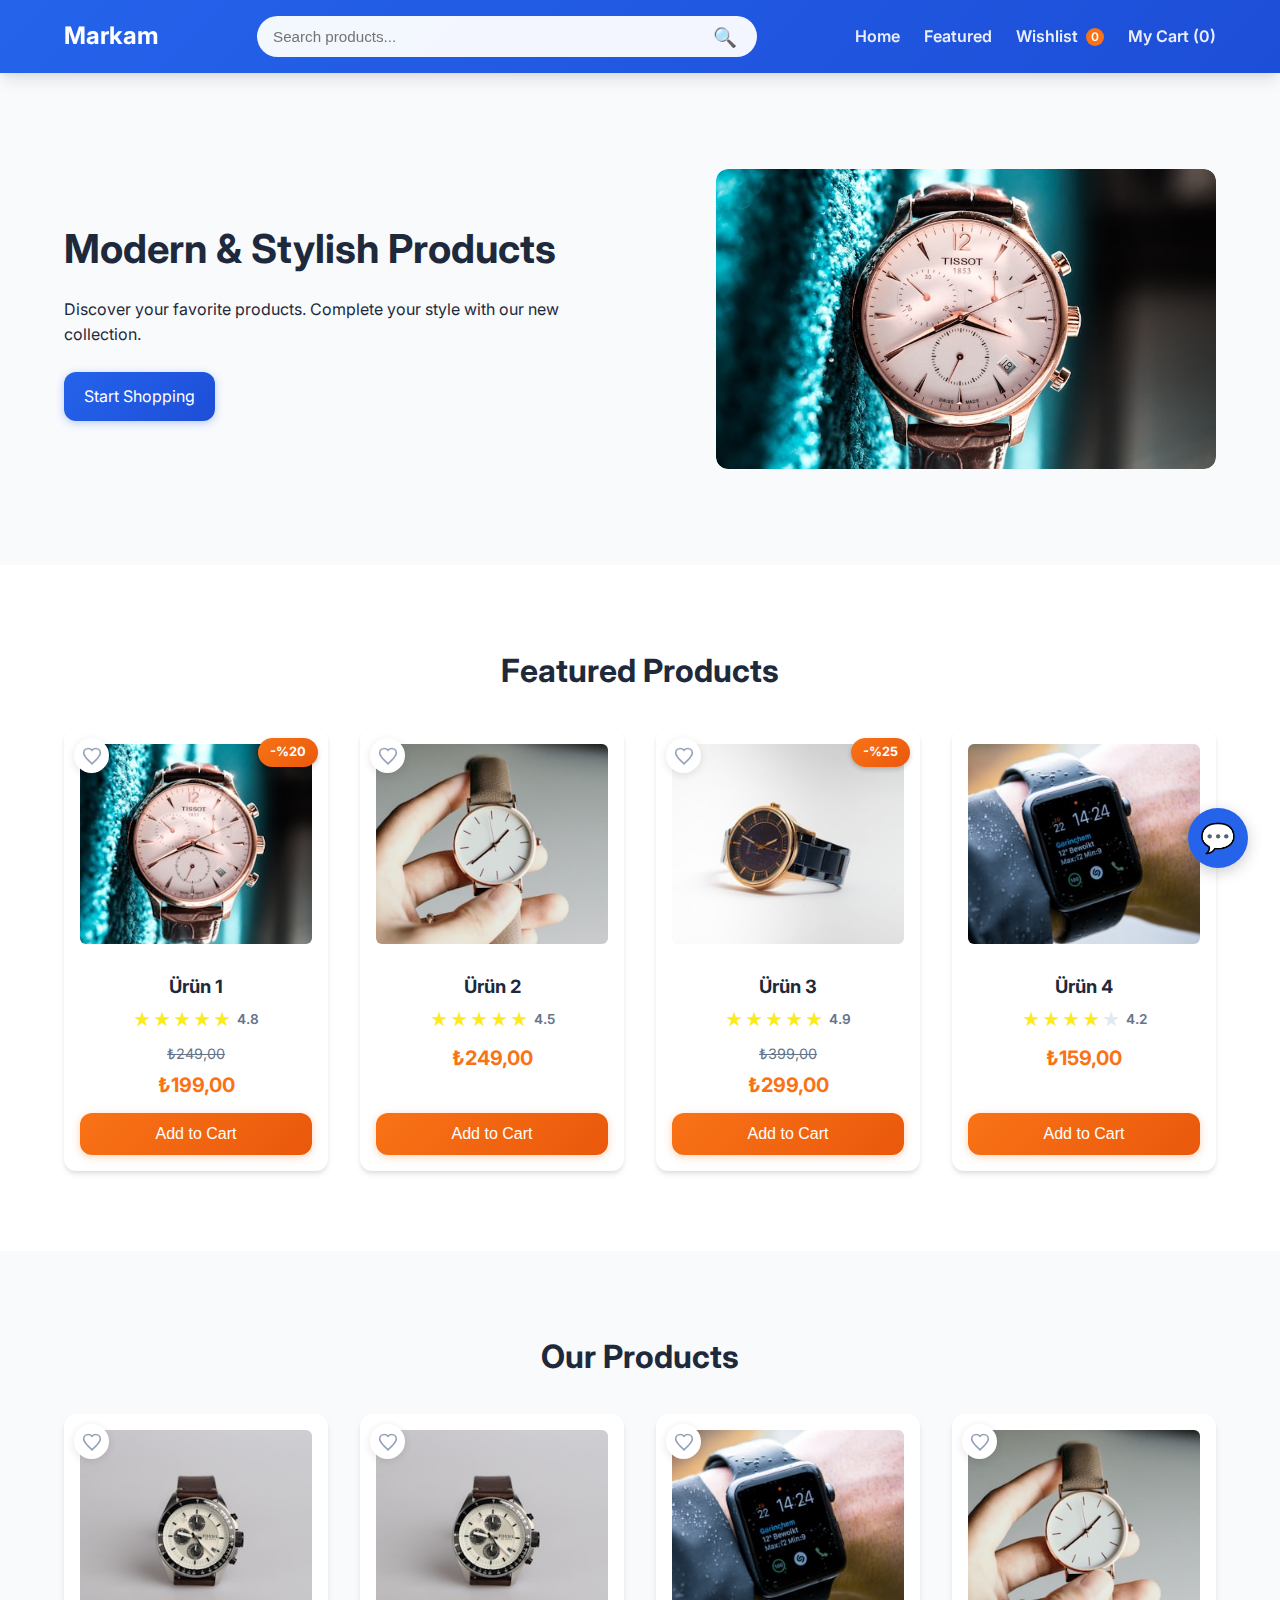
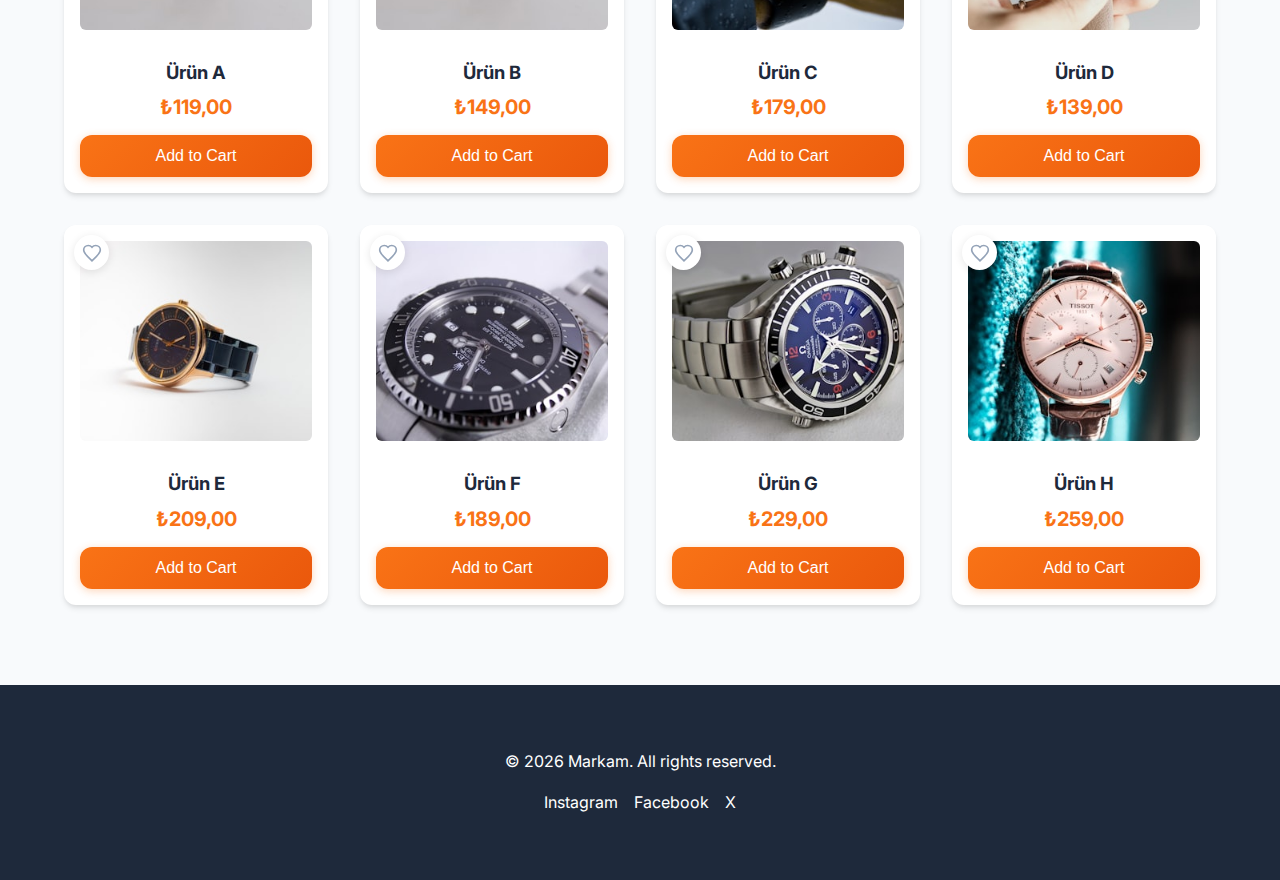
<file: index.html>
<!DOCTYPE html>
<html lang="en">

<head>
  <meta charset="UTF-8" />
  <meta http-equiv="X-UA-Compatible" content="IE=edge" />
  <meta name="viewport" content="width=device-width, initial-scale=1.0" />
  <title>Modern E-Commerce Site</title>
  <!-- Google Font -->
  <link rel="preconnect" href="https://fonts.gstatic.com" />
  <link href="https://fonts.googleapis.com/css2?family=Inter:wght@400;600;700&display=swap" rel="stylesheet" />
  <link rel="stylesheet" href="styles.css" />
  <link rel="stylesheet" href="toast_styles.css" />
</head>

<body>
  <header class="site-header">
    <div class="container header-content">
      <a href="index.html" class="logo">Markam</a>

      <!-- Search Bar -->
      <div class="search-container">
        <input type="text" id="search-input" placeholder="Search products..." />
        <span class="search-icon">🔍</span>
      </div>

      <!-- Desktop Navigation -->
      <nav class="main-nav">
        <ul>
          <li><a href="index.html">Home</a></li>
          <li><a href="index.html#featured">Featured</a></li>
          <li><a href="wishlist.html" class="nav-with-badge">Wishlist <span id="favorite-count"
                class="badge">0</span></a></li>
          <li><a href="cart.html" id="cart-btn">My Cart (0)</a></li>
        </ul>
      </nav>

      <!-- Mobile Hamburger -->
      <button class="hamburger" id="hamburger" aria-label="Menu">
        <span></span>
        <span></span>
        <span></span>
      </button>
    </div>

    <!-- Mobile Menu Overlay -->
    <div class="mobile-menu" id="mobile-menu">
      <nav>
        <a href="index.html" class="mobile-menu-link">Home</a>
        <a href="index.html#featured" class="mobile-menu-link">Featured</a>
        <a href="wishlist.html" class="mobile-menu-link">Wishlist</a>
        <a href="cart.html" class="mobile-menu-link">My Cart</a>
      </nav>
    </div>
  </header>

  <!-- Hero Section -->
  <section class="hero">
    <div class="container hero-content">
      <div class="hero-text">
        <h1>Modern & Stylish Products</h1>
        <p>
          Discover your favorite products. Complete your style with our new collection.
        </p>
        <a href="#products" class="btn btn-primary">Start Shopping</a>
      </div>
      <div class="hero-image">
        <div class="hero-slider">
          <img src="images/hero-1.jpg" alt="Hero Görüntüsü 1" class="active" />
          <img src="images/hero-2.jpg" alt="Hero Görüntüsü 2" />
          <img src="images/product-1.jpg" alt="Hero Görüntüsü 3" />
        </div>
      </div>
    </div>
  </section>



  <!-- Featured Products Section -->
  <section id="featured" class="featured-section">
    <div class="container">
      <h2>Featured Products</h2>
      <div class="featured-products">
        <!-- Featured product cards -->
        <div class="product-card" data-category="aksesuar">
          <button class="favorite-btn" data-id="1" onclick="toggleFavorite(1)">
            <svg viewBox="0 0 24 24">
              <path
                d="M12 21.35l-1.45-1.32C5.4 15.36 2 12.28 2 8.5 2 5.42 4.42 3 7.5 3c1.74 0 3.41.81 4.5 2.09C13.09 3.81 14.76 3 16.5 3 19.58 3 22 5.42 22 8.5c0 3.78-3.4 6.86-8.55 11.54L12 21.35z" />
            </svg>
          </button>
          <div class="sale-badge">-%20</div>

          <a href="product-detail.html?id=1">
            <img src="images/product-1.jpg" alt="Ürün 1" />
          </a>
          <h3>Ürün 1</h3>
          <div class="stars"><span class="star full">★</span><span class="star full">★</span><span
              class="star full">★</span><span class="star full">★</span><span class="star half">★</span> <span
              class="rating-value">4.8</span></div>
          <p class="price">
            <span class="old-price">₺249,00</span>
            ₺199,00
          </p>
          <button class="btn btn-secondary">Add to Cart</button>
        </div>
        <div class="product-card" data-category="kadin">
          <button class="favorite-btn" data-id="2" onclick="toggleFavorite(2)">
            <svg viewBox="0 0 24 24">
              <path
                d="M12 21.35l-1.45-1.32C5.4 15.36 2 12.28 2 8.5 2 5.42 4.42 3 7.5 3c1.74 0 3.41.81 4.5 2.09C13.09 3.81 14.76 3 16.5 3 19.58 3 22 5.42 22 8.5c0 3.78-3.4 6.86-8.55 11.54L12 21.35z" />
            </svg>
          </button>

          <a href="product-detail.html?id=2">
            <img src="images/product-2.jpg" alt="Ürün 2" />
          </a>
          <h3>Ürün 2</h3>
          <div class="stars"><span class="star full">★</span><span class="star full">★</span><span
              class="star full">★</span><span class="star full">★</span><span class="star half">★</span> <span
              class="rating-value">4.5</span></div>
          <p class="price">₺249,00</p>
          <button class="btn btn-secondary">Add to Cart</button>
        </div>
        <div class="product-card" data-category="erkek">
          <button class="favorite-btn" data-id="3" onclick="toggleFavorite(3)">
            <svg viewBox="0 0 24 24">
              <path
                d="M12 21.35l-1.45-1.32C5.4 15.36 2 12.28 2 8.5 2 5.42 4.42 3 7.5 3c1.74 0 3.41.81 4.5 2.09C13.09 3.81 14.76 3 16.5 3 19.58 3 22 5.42 22 8.5c0 3.78-3.4 6.86-8.55 11.54L12 21.35z" />
            </svg>
          </button>
          <div class="sale-badge">-%25</div>

          <a href="product-detail.html?id=3">
            <img src="images/product-3.jpg" alt="Ürün 3" />
          </a>
          <h3>Ürün 3</h3>
          <div class="stars"><span class="star full">★</span><span class="star full">★</span><span
              class="star full">★</span><span class="star full">★</span><span class="star full">★</span> <span
              class="rating-value">4.9</span></div>
          <p class="price">
            <span class="old-price">₺399,00</span>
            ₺299,00
          </p>
          <button class="btn btn-secondary">Add to Cart</button>
        </div>
        <div class="product-card" data-category="kadin">

          <a href="product-detail.html?id=4">
            <img src="images/product-a.jpg" alt="Ürün 4" />
          </a>
          <h3>Ürün 4</h3>
          <div class="stars"><span class="star full">★</span><span class="star full">★</span><span
              class="star full">★</span><span class="star full">★</span><span class="star empty">★</span> <span
              class="rating-value">4.2</span></div>
          <p class="price">₺159,00</p>
          <button class="btn btn-secondary">Add to Cart</button>
        </div>
      </div>
      <div id="no-featured-results" class="no-results" style="display:none;">
        <p>No featured products found matching your criteria.</p>
      </div>
    </div>
  </section>

  <!-- Products Section -->
  <section id="products" class="products-section">
    <div class="container">
      <h2>Our Products</h2>
      <div class="products-grid">
        <div id="no-products-results" class="no-results"
          style="display:none; width: 100%; text-align: center; padding: 2rem;">
          <p>No products found matching your criteria.</p>
        </div>
        <div class="product-card" data-category="cocuk">
          <button class="favorite-btn" data-id="A" onclick="toggleFavorite('A')">
            <svg viewBox="0 0 24 24">
              <path
                d="M12 21.35l-1.45-1.32C5.4 15.36 2 12.28 2 8.5 2 5.42 4.42 3 7.5 3c1.74 0 3.41.81 4.5 2.09C13.09 3.81 14.76 3 16.5 3 19.58 3 22 5.42 22 8.5c0 3.78-3.4 6.86-8.55 11.54L12 21.35z" />
            </svg>
          </button>

          <a href="product-detail.html?id=A">
            <img src="images/product-c.jpg" alt="Ürün A" />
          </a>
          <h3>Ürün A</h3>
          <p class="price">₺119,00</p>
          <button class="btn btn-secondary">Add to Cart</button>
        </div>
        <div class="product-card" data-category="erkek">
          <button class="favorite-btn" data-id="B" onclick="toggleFavorite('B')">
            <svg viewBox="0 0 24 24">
              <path
                d="M12 21.35l-1.45-1.32C5.4 15.36 2 12.28 2 8.5 2 5.42 4.42 3 7.5 3c1.74 0 3.41.81 4.5 2.09C13.09 3.81 14.76 3 16.5 3 19.58 3 22 5.42 22 8.5c0 3.78-3.4 6.86-8.55 11.54L12 21.35z" />
            </svg>
          </button>

          <a href="product-detail.html?id=B">
            <img src="images/product-b.jpg" alt="Ürün B" />
          </a>
          <h3>Ürün B</h3>
          <p class="price">₺149,00</p>
          <button class="btn btn-secondary">Add to Cart</button>
        </div>
        <div class="product-card" data-category="aksesuar">
          <button class="favorite-btn" data-id="C" onclick="toggleFavorite('C')">
            <svg viewBox="0 0 24 24">
              <path
                d="M12 21.35l-1.45-1.32C5.4 15.36 2 12.28 2 8.5 2 5.42 4.42 3 7.5 3c1.74 0 3.41.81 4.5 2.09C13.09 3.81 14.76 3 16.5 3 19.58 3 22 5.42 22 8.5c0 3.78-3.4 6.86-8.55 11.54L12 21.35z" />
            </svg>
          </button>

          <a href="product-detail.html?id=C">
            <img src="images/product-a.jpg" alt="Ürün C" />
          </a>
          <h3>Ürün C</h3>
          <p class="price">₺179,00</p>
          <button class="btn btn-secondary">Add to Cart</button>
        </div>
        <div class="product-card" data-category="kadin">
          <button class="favorite-btn" data-id="D" onclick="toggleFavorite('D')">
            <svg viewBox="0 0 24 24">
              <path
                d="M12 21.35l-1.45-1.32C5.4 15.36 2 12.28 2 8.5 2 5.42 4.42 3 7.5 3c1.74 0 3.41.81 4.5 2.09C13.09 3.81 14.76 3 16.5 3 19.58 3 22 5.42 22 8.5c0 3.78-3.4 6.86-8.55 11.54L12 21.35z" />
            </svg>
          </button>

          <a href="product-detail.html?id=D">
            <img src="images/product-2.jpg" alt="Ürün D" />
          </a>
          <h3>Ürün D</h3>
          <p class="price">₺139,00</p>
          <button class="btn btn-secondary">Add to Cart</button>
        </div>
        <div class="product-card" data-category="cocuk">
          <button class="favorite-btn" data-id="E" onclick="toggleFavorite('E')">
            <svg viewBox="0 0 24 24">
              <path
                d="M12 21.35l-1.45-1.32C5.4 15.36 2 12.28 2 8.5 2 5.42 4.42 3 7.5 3c1.74 0 3.41.81 4.5 2.09C13.09 3.81 14.76 3 16.5 3 19.58 3 22 5.42 22 8.5c0 3.78-3.4 6.86-8.55 11.54L12 21.35z" />
            </svg>
          </button>

          <a href="product-detail.html?id=E">
            <img src="images/product-3.jpg" alt="Ürün E" />
          </a>
          <h3>Ürün E</h3>
          <p class="price">₺209,00</p>
          <button class="btn btn-secondary">Add to Cart</button>
        </div>
        <div class="product-card" data-category="aksesuar">
          <button class="favorite-btn" data-id="F" onclick="toggleFavorite('F')">
            <svg viewBox="0 0 24 24">
              <path
                d="M12 21.35l-1.45-1.32C5.4 15.36 2 12.28 2 8.5 2 5.42 4.42 3 7.5 3c1.74 0 3.41.81 4.5 2.09C13.09 3.81 14.76 3 16.5 3 19.58 3 22 5.42 22 8.5c0 3.78-3.4 6.86-8.55 11.54L12 21.35z" />
            </svg>
          </button>

          <a href="product-detail.html?id=F">
            <img src="images/product-f.jpg" alt="Ürün F" />
          </a>
          <h3>Ürün F</h3>
          <p class="price">₺189,00</p>
          <button class="btn btn-secondary">Add to Cart</button>
        </div>
        <div class="product-card" data-category="erkek">
          <button class="favorite-btn" data-id="G" onclick="toggleFavorite('G')">
            <svg viewBox="0 0 24 24">
              <path
                d="M12 21.35l-1.45-1.32C5.4 15.36 2 12.28 2 8.5 2 5.42 4.42 3 7.5 3c1.74 0 3.41.81 4.5 2.09C13.09 3.81 14.76 3 16.5 3 19.58 3 22 5.42 22 8.5c0 3.78-3.4 6.86-8.55 11.54L12 21.35z" />
            </svg>
          </button>

          <a href="product-detail.html?id=G">
            <img src="images/product-g.jpg" alt="Ürün G" />
          </a>
          <h3>Ürün G</h3>
          <p class="price">₺229,00</p>
          <button class="btn btn-secondary">Add to Cart</button>
        </div>
        <div class="product-card" data-category="kadin">
          <button class="favorite-btn" data-id="H" onclick="toggleFavorite('H')">
            <svg viewBox="0 0 24 24">
              <path
                d="M12 21.35l-1.45-1.32C5.4 15.36 2 12.28 2 8.5 2 5.42 4.42 3 7.5 3c1.74 0 3.41.81 4.5 2.09C13.09 3.81 14.76 3 16.5 3 19.58 3 22 5.42 22 8.5c0 3.78-3.4 6.86-8.55 11.54L12 21.35z" />
            </svg>
          </button>

          <a href="product-detail.html?id=H">
            <img src="images/product-h.jpg" alt="Ürün H" />
          </a>
          <h3>Ürün H</h3>
          <p class="price">₺259,00</p>
          <button class="btn btn-secondary">Add to Cart</button>
        </div>
      </div>
    </div>
  </section>




  <footer class="site-footer">
    <div class="container footer-content">
      <p>&copy; 2026 Markam. All rights reserved.</p>
      <ul class="social-links">
        <li><a href="#" aria-label="Instagram">Instagram</a></li>
        <li><a href="#" aria-label="Facebook">Facebook</a></li>
        <li><a href="#" aria-label="Twitter">X</a></li>
      </ul>
    </div>
  </footer>


  <!-- Toast Container -->
  <div id="toast-container"></div>

  <!-- AI Chatbot -->
  <div class="chatbot-container" id="chatbot-container">
    <button class="chatbot-toggle" id="chatbot-toggle" aria-label="Open Chat">
      <span class="chat-icon">💬</span>
    </button>
    <div class="chat-window" id="chat-window">
      <div class="chat-header">
        <h3>Assistant</h3>
        <button class="close-chat" id="close-chat">&times;</button>
      </div>
      <div class="chat-messages" id="chat-messages">
        <div class="bot-message">Hello! I'm your Markam Assistant. How can I help you today?</div>
      </div>
      <div class="chat-input-area">
        <input type="text" id="chat-input" placeholder="Type a message..." />
        <button id="send-chat">Send</button>
      </div>
    </div>
  </div>

  <script src="script.js"></script>
</body>

</html>
</file>
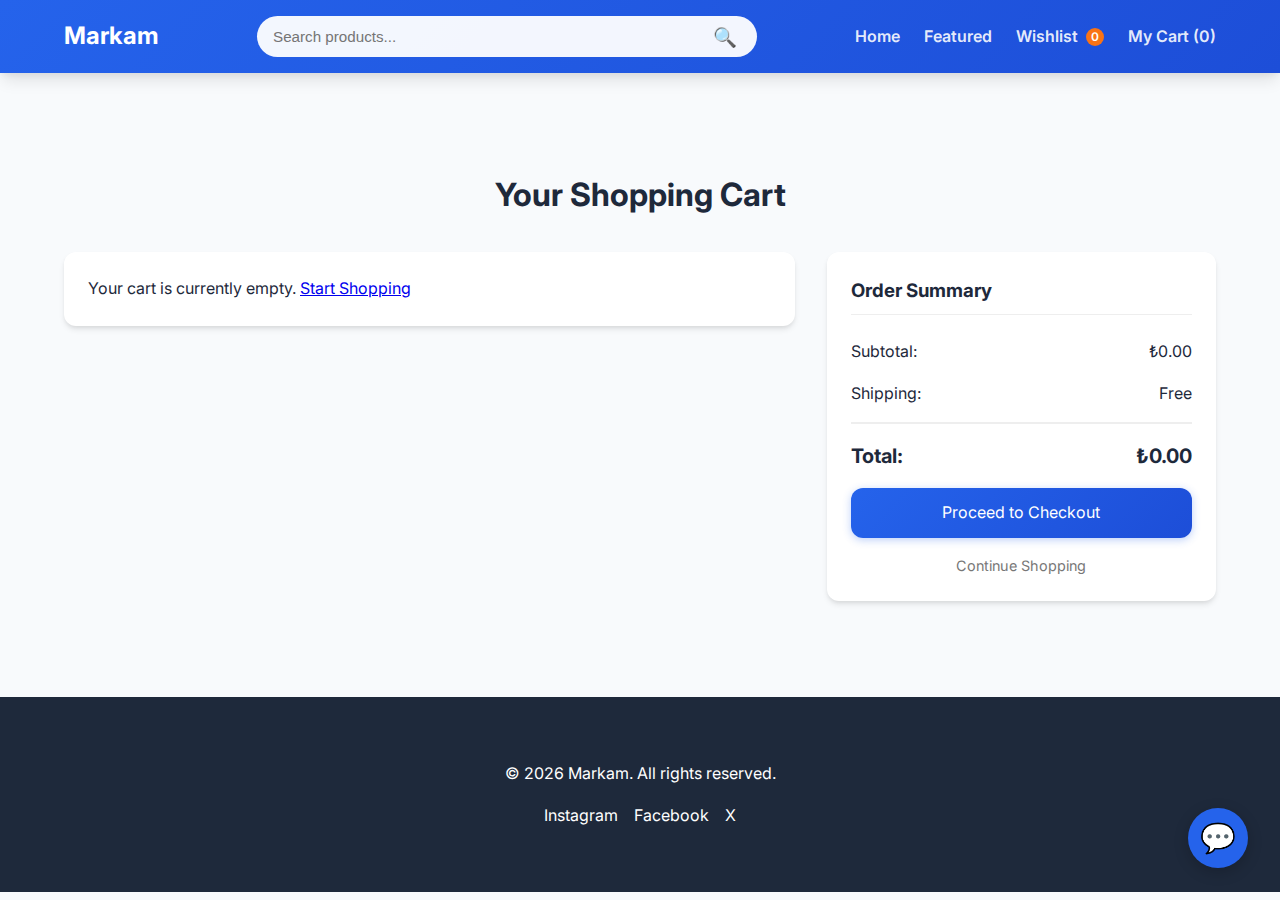
<file: cart.html>
<!DOCTYPE html>
<html lang="en">

<head>
    <meta charset="UTF-8" />
    <meta http-equiv="X-UA-Compatible" content="IE=edge" />
    <meta name="viewport" content="width=device-width, initial-scale=1.0" />
    <title>Modern E-Commerce Site - My Cart</title>
    <!-- Google Font -->
    <link rel="preconnect" href="https://fonts.gstatic.com" />
    <link href="https://fonts.googleapis.com/css2?family=Inter:wght@400;600;700&display=swap" rel="stylesheet" />
    <link rel="stylesheet" href="styles.css" />
    <link rel="stylesheet" href="toast_styles.css" />
</head>

<body>
    <header class="site-header">
        <div class="container header-content">
            <a href="index.html" class="logo">Markam</a>

            <!-- Search Bar -->
            <div class="search-container">
                <input type="text" id="search-input" placeholder="Search products..." />
                <span class="search-icon">🔍</span>
            </div>

            <nav class="main-nav">
                <ul>
                    <li><a href="index.html">Home</a></li>
                    <li><a href="index.html#featured">Featured</a></li>
                    <li><a href="wishlist.html" class="nav-with-badge">Wishlist <span id="favorite-count"
                                class="badge">0</span></a></li>
                    <li><a href="cart.html" id="cart-btn" class="active">My Cart (0)</a></li>
                </ul>
            </nav>
        </div>
    </header>

    <!-- Cart Section -->
    <section class="cart-section">
        <div class="container cart-container">
            <h1>Your Shopping Cart</h1>

            <div class="cart-content">
                <div class="cart-items" id="cart-page-items">
                    <!-- Items will be injected here via JS -->
                    <p>Your cart is currently empty.</p>
                </div>

                <div class="cart-summary">
                    <h3>Order Summary</h3>
                    <div class="summary-row">
                        <span>Subtotal:</span>
                        <span id="cart-subtotal">₺0,00</span>
                    </div>
                    <div class="summary-row">
                        <span>Shipping:</span>
                        <span>Free</span>
                    </div>
                    <div class="summary-row total">
                        <span>Total:</span>
                        <span id="cart-page-total">₺0,00</span>
                    </div>
                    <a href="checkout.html" class="btn btn-primary btn-block" id="checkout-btn">Proceed to Checkout</a>
                    <a href="index.html" class="continue-shopping">Continue Shopping</a>
                </div>
            </div>
        </div>
    </section>

    <footer class="site-footer">
        <div class="container footer-content">
            <p>&copy; 2026 Markam. All rights reserved.</p>
            <ul class="social-links">
                <li><a href="#" aria-label="Instagram">Instagram</a></li>
                <li><a href="#" aria-label="Facebook">Facebook</a></li>
                <li><a href="#" aria-label="Twitter">X</a></li>
            </ul>
        </div>
    </footer>

    <!-- Toast Container -->
    <div id="toast-container"></div>

    <!-- AI Chatbot -->
    <div class="chatbot-container" id="chatbot-container">
        <button class="chatbot-toggle" id="chatbot-toggle" aria-label="Open Chat">
            <span class="chat-icon">💬</span>
        </button>
        <div class="chat-window" id="chat-window">
            <div class="chat-header">
                <h3>Assistant</h3>
                <button class="close-chat" id="close-chat">&times;</button>
            </div>
            <div class="chat-messages" id="chat-messages">
                <div class="bot-message">Hello! I'm your Markam Assistant. How can I help you today?</div>
            </div>
            <div class="chat-input-area">
                <input type="text" id="chat-input" placeholder="Type a message..." />
                <button id="send-chat">Send</button>
            </div>
        </div>
    </div>

    <script src="script.js"></script>
</body>

</html>
</file>
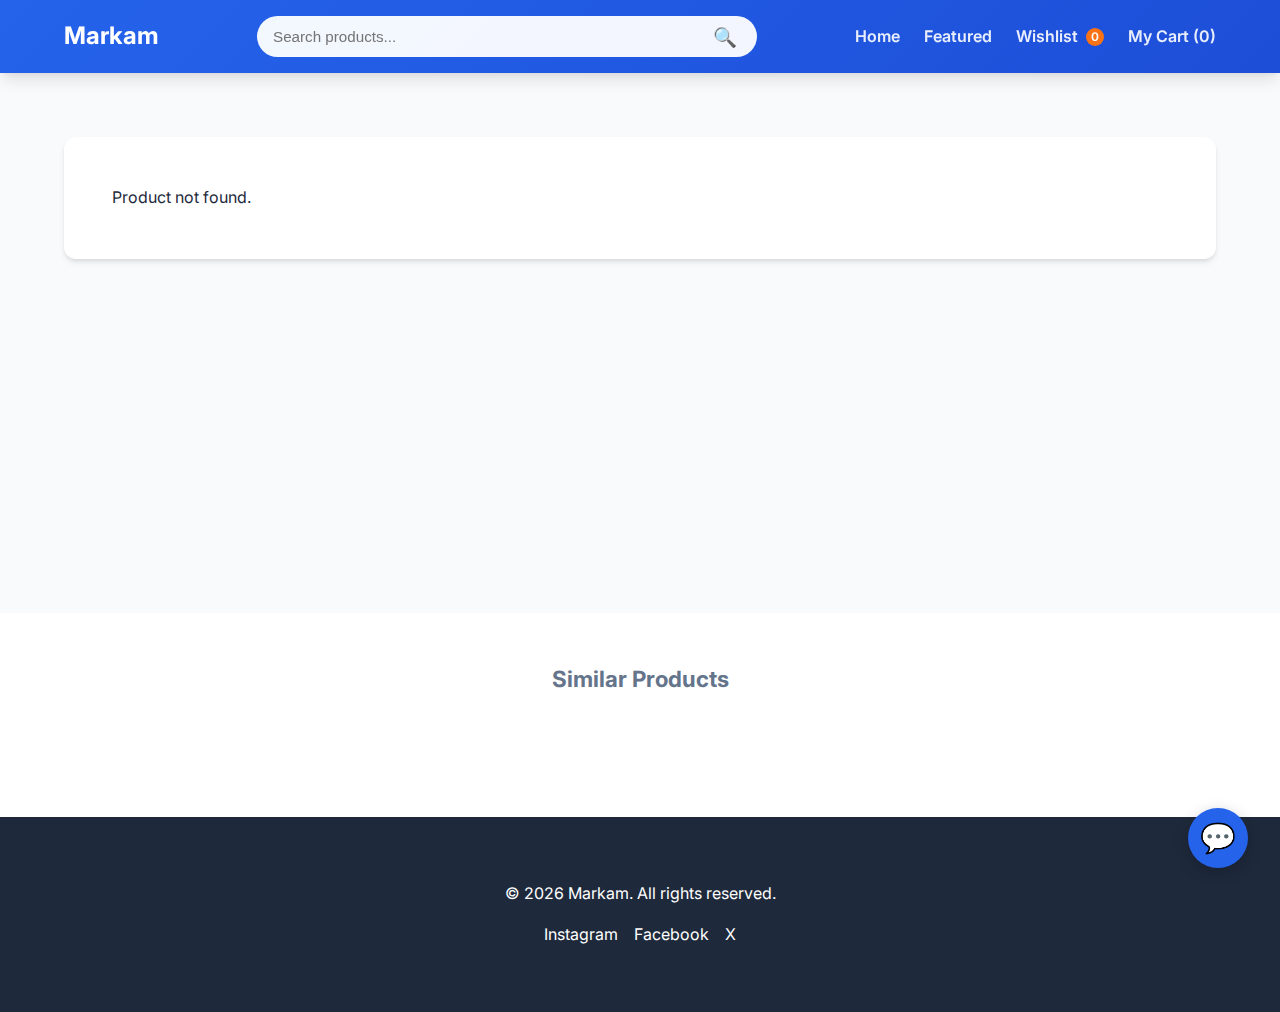
<file: product-detail.html>
<!DOCTYPE html>
<html lang="en">

<head>
    <meta charset="UTF-8" />
    <meta http-equiv="X-UA-Compatible" content="IE=edge" />
    <meta name="viewport" content="width=device-width, initial-scale=1.0" />
    <title>Modern E-Commerce Site - Product Detail</title>
    <!-- Google Font -->
    <link rel="preconnect" href="https://fonts.gstatic.com" />
    <link href="https://fonts.googleapis.com/css2?family=Inter:wght@400;600;700&display=swap" rel="stylesheet" />
    <link rel="stylesheet" href="styles.css" />
    <link rel="stylesheet" href="toast_styles.css" />
</head>

<body>
    <header class="site-header">
        <div class="container header-content">
            <a href="index.html" class="logo">Markam</a>

            <!-- Search Bar -->
            <div class="search-container">
                <input type="text" id="search-input" placeholder="Search products..." />
                <span class="search-icon">🔍</span>
            </div>

            <nav class="main-nav">
                <ul>
                    <li><a href="index.html">Home</a></li>
                    <li><a href="index.html#featured">Featured</a></li>
                    <li><a href="wishlist.html" class="nav-with-badge">Wishlist <span id="favorite-count"
                                class="badge">0</span></a></li>
                    <li><a href="cart.html" id="cart-btn">My Cart (0)</a></li>
                </ul>
            </nav>
        </div>
    </header>

    <!-- Product Detail Section -->
    <section class="product-detail-section">
        <div class="container product-detail-container" id="product-detail-container">
            <!-- Content will be loaded dynamically via JS -->
            <p>Loading product...</p>
        </div>
    </section>

    <!-- Similar Products Section -->
    <section class="similar-products-section">
        <div class="container">
            <h3>Similar Products</h3>
            <div class="similar-products-grid" id="similar-products-grid">
                <!-- Similar products will be loaded here -->
            </div>
        </div>
    </section>


    <footer class="site-footer">
        <div class="container footer-content">
            <p>&copy; 2026 Markam. All rights reserved.</p>
            <ul class="social-links">
                <li><a href="#" aria-label="Instagram">Instagram</a></li>
                <li><a href="#" aria-label="Facebook">Facebook</a></li>
                <li><a href="#" aria-label="Twitter">X</a></li>
            </ul>
        </div>
    </footer>

    <!-- Cart Modal Removed - Migrated to cart.html -->


    <!-- Toast Container -->
    <div id="toast-container"></div>

    <!-- AI Chatbot -->
    <div class="chatbot-container" id="chatbot-container">
        <button class="chatbot-toggle" id="chatbot-toggle" aria-label="Open Chat">
            <span class="chat-icon">💬</span>
        </button>
        <div class="chat-window" id="chat-window">
            <div class="chat-header">
                <h3>Assistant</h3>
                <button class="close-chat" id="close-chat">&times;</button>
            </div>
            <div class="chat-messages" id="chat-messages">
                <div class="bot-message">Hello! I'm your Markam Assistant. How can I help you today?</div>
            </div>
            <div class="chat-input-area">
                <input type="text" id="chat-input" placeholder="Type a message..." />
                <button id="send-chat">Send</button>
            </div>
        </div>
    </div>

    <script src="script.js"></script>
</body>

</html>
</file>
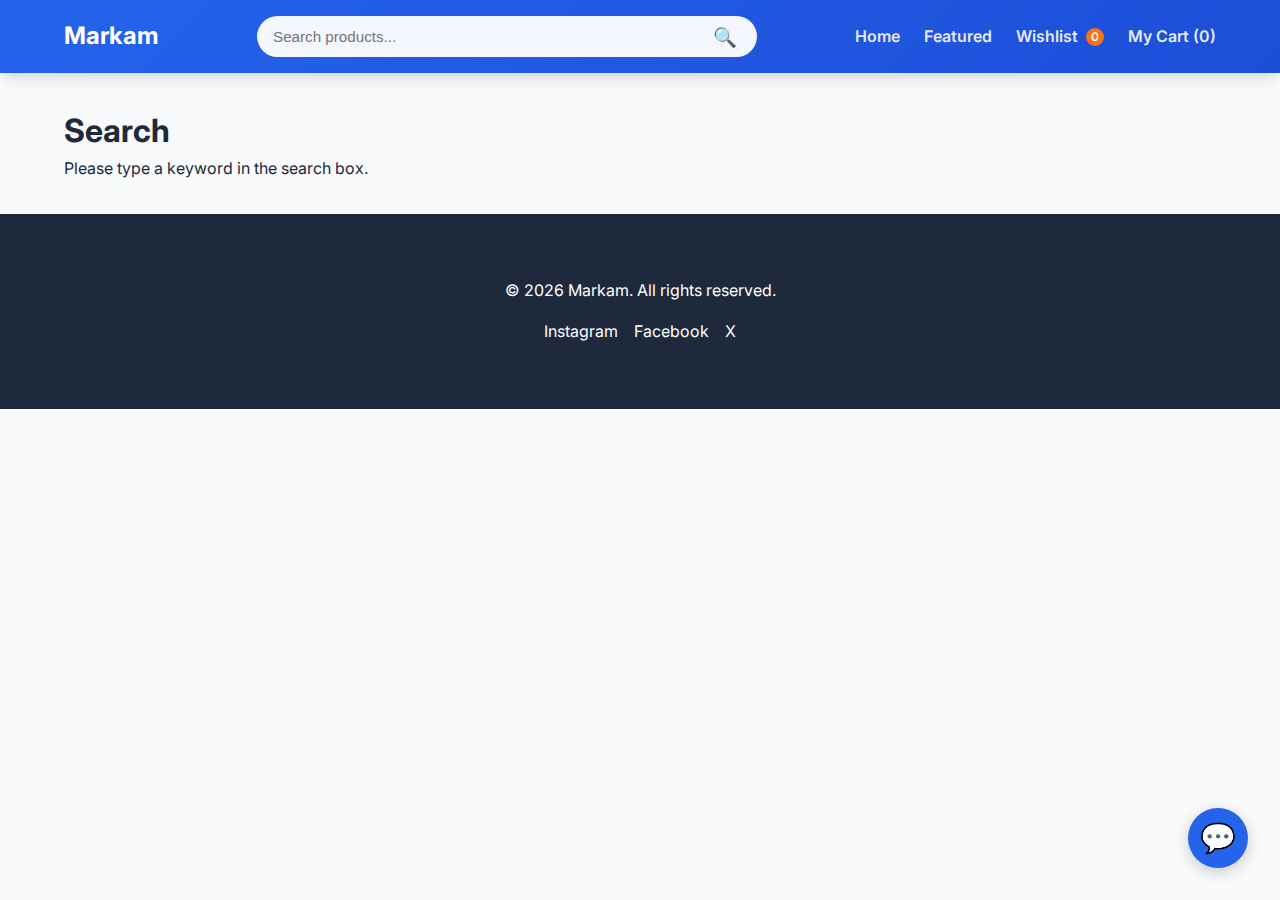
<file: search-results.html>
<!DOCTYPE html>
<html lang="en">

<head>
    <meta charset="UTF-8" />
    <meta http-equiv="X-UA-Compatible" content="IE=edge" />
    <meta name="viewport" content="width=device-width, initial-scale=1.0" />
    <title>Modern E-Commerce Site - Search Results</title>
    <!-- Google Font -->
    <link rel="preconnect" href="https://fonts.gstatic.com" />
    <link href="https://fonts.googleapis.com/css2?family=Inter:wght@400;600;700&display=swap" rel="stylesheet" />
    <link rel="stylesheet" href="styles.css" />
    <link rel="stylesheet" href="toast_styles.css" />
</head>

<body>
    <header class="site-header">
        <div class="container header-content">
            <a href="index.html" class="logo">Markam</a>

            <!-- Search Bar -->
            <div class="search-container">
                <input type="text" id="search-input" placeholder="Search products..." />
                <span class="search-icon">🔍</span>
            </div>

            <nav class="main-nav">
                <ul>
                    <li><a href="index.html">Home</a></li>
                    <li><a href="index.html#featured">Featured</a></li>
                    <li><a href="wishlist.html" class="nav-with-badge">Wishlist <span id="favorite-count"
                                class="badge">0</span></a></li>
                    <li><a href="cart.html" id="cart-btn">My Cart (0)</a></li>
                </ul>
            </nav>
        </div>
    </header>

    <!-- Search Results Section -->
    <section class="search-section">
        <div class="container search-container-box">
            <h1 id="search-title">Search Results</h1>
            <div class="products-grid" id="search-grid">
                <!-- Items will be injected here via JS -->
                <p>Searching...</p>
            </div>
        </div>
    </section>

    <footer class="site-footer">
        <div class="container footer-content">
            <p>&copy; 2026 Markam. All rights reserved.</p>
            <ul class="social-links">
                <li><a href="#" aria-label="Instagram">Instagram</a></li>
                <li><a href="#" aria-label="Facebook">Facebook</a></li>
                <li><a href="#" aria-label="Twitter">X</a></li>
            </ul>
        </div>
    </footer>


    <!-- Toast Container -->
    <div id="toast-container"></div>

    <!-- AI Chatbot -->
    <div class="chatbot-container" id="chatbot-container">
        <button class="chatbot-toggle" id="chatbot-toggle" aria-label="Open Chat">
            <span class="chat-icon">💬</span>
        </button>
        <div class="chat-window" id="chat-window">
            <div class="chat-header">
                <h3>Assistant</h3>
                <button class="close-chat" id="close-chat">&times;</button>
            </div>
            <div class="chat-messages" id="chat-messages">
                <div class="bot-message">Hello! I'm your Markam Assistant. How can I help you today?</div>
            </div>
            <div class="chat-input-area">
                <input type="text" id="chat-input" placeholder="Type a message..." />
                <button id="send-chat">Send</button>
            </div>
        </div>
    </div>

    <script src="script.js"></script>
</body>

</html>
</file>
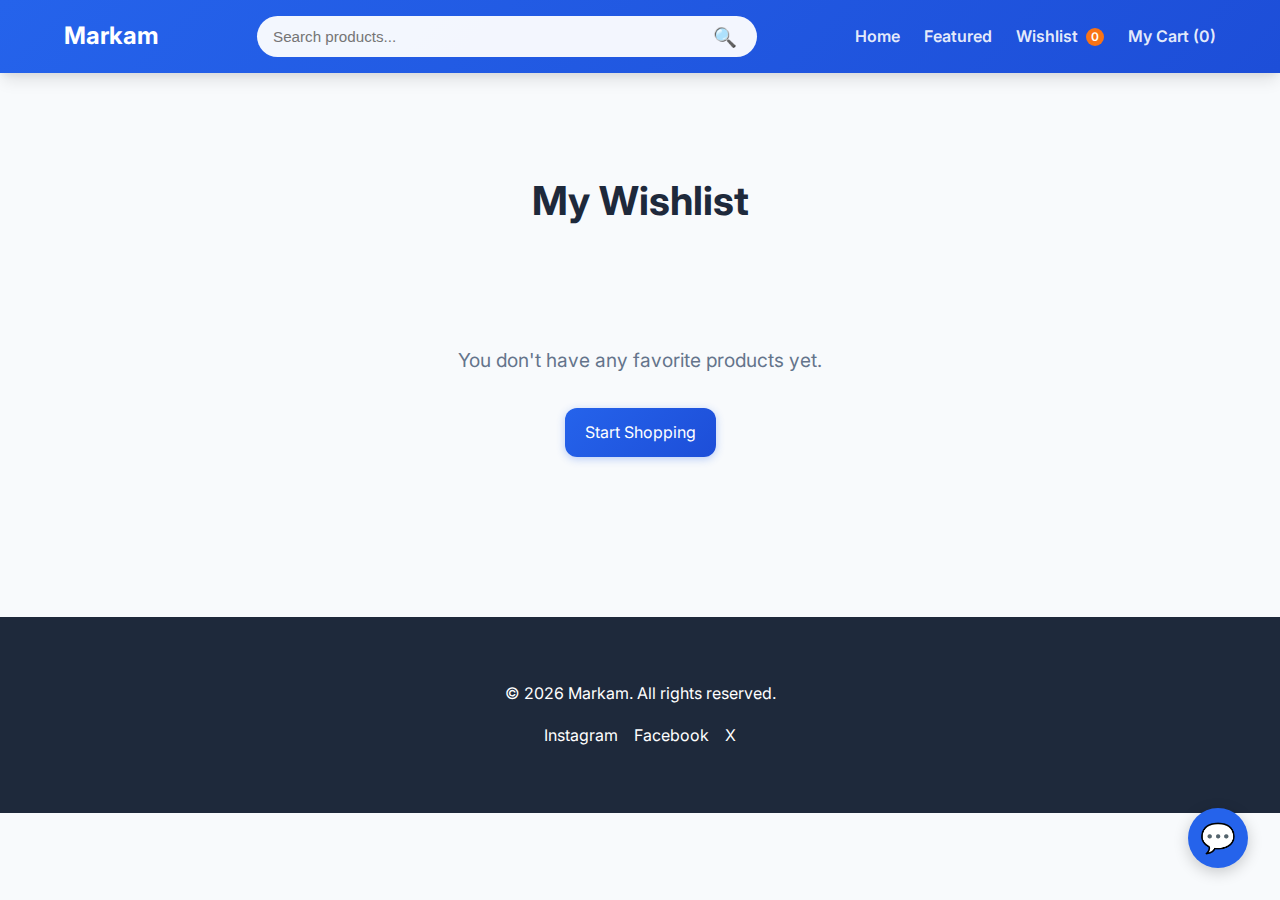
<file: wishlist.html>
<!DOCTYPE html>
<html lang="en">

<head>
    <meta charset="UTF-8" />
    <meta http-equiv="X-UA-Compatible" content="IE=edge" />
    <meta name="viewport" content="width=device-width, initial-scale=1.0" />
    <title>Modern E-Commerce Site - Wishlist</title>
    <!-- Google Font -->
    <link rel="preconnect" href="https://fonts.gstatic.com" />
    <link href="https://fonts.googleapis.com/css2?family=Inter:wght@400;600;700&display=swap" rel="stylesheet" />
    <link rel="stylesheet" href="styles.css" />
    <link rel="stylesheet" href="toast_styles.css" />
</head>

<body>
    <header class="site-header">
        <div class="container header-content">
            <a href="index.html" class="logo">Markam</a>

            <!-- Search Bar -->
            <div class="search-container">
                <input type="text" id="search-input" placeholder="Search products..." />
                <span class="search-icon">🔍</span>
            </div>

            <nav class="main-nav">
                <ul>
                    <li><a href="index.html">Home</a></li>
                    <li><a href="index.html#featured">Featured</a></li>
                    <li><a href="wishlist.html" class="nav-with-badge active">Wishlist <span id="favorite-count"
                                class="badge">0</span></a></li>
                    <li><a href="cart.html" id="cart-btn">My Cart (0)</a></li>
                </ul>
            </nav>
        </div>
    </header>

    <!-- Wishlist Section -->
    <section class="wishlist-section">
        <div class="container wishlist-container">
            <h1>My Wishlist</h1>
            <div class="products-grid" id="wishlist-grid">
                <!-- Items will be injected here via JS -->
                <p>Loading...</p>
            </div>
        </div>
    </section>

    <footer class="site-footer">
        <div class="container footer-content">
            <p>&copy; 2026 Markam. All rights reserved.</p>
            <ul class="social-links">
                <li><a href="#" aria-label="Instagram">Instagram</a></li>
                <li><a href="#" aria-label="Facebook">Facebook</a></li>
                <li><a href="#" aria-label="Twitter">X</a></li>
            </ul>
        </div>
    </footer>


    <!-- Toast Container -->
    <div id="toast-container"></div>

    <!-- AI Chatbot -->
    <div class="chatbot-container" id="chatbot-container">
        <button class="chatbot-toggle" id="chatbot-toggle" aria-label="Open Chat">
            <span class="chat-icon">💬</span>
        </button>
        <div class="chat-window" id="chat-window">
            <div class="chat-header">
                <h3>Assistant</h3>
                <button class="close-chat" id="close-chat">&times;</button>
            </div>
            <div class="chat-messages" id="chat-messages">
                <div class="bot-message">Hello! I'm your Markam Assistant. How can I help you today?</div>
            </div>
            <div class="chat-input-area">
                <input type="text" id="chat-input" placeholder="Type a message..." />
                <button id="send-chat">Send</button>
            </div>
        </div>
    </div>

    <script src="script.js"></script>
</body>

</html>
</file>
<file: styles.css>
/*
 * Basit ve modern e‑ticaret sitesi stili
 */

/* Global değişkenler - Modern 2024 E-Commerce Palette */
:root {
  /* Primary Colors - Deep Blue & Vibrant Orange */
  --primary-color: #2563eb;
  /* Ana mavi - Güven ve profesyonellik */
  --secondary-color: #f97316;
  /* Turuncu vurgu - Enerji ve aksiyon */

  /* Neutral Colors */
  --dark-color: #1e293b;
  /* Zengin koyu gri - Metin ve başlıklar */
  --light-color: #f8fafc;
  /* Yumuşak beyaz - Arka planlar */
  --card-bg: #ffffff;
  /* Kartların arka planı - Saf beyaz */

  /* Accent Colors */
  --success-color: #10b981;
  /* Modern yeşil - Başarı mesajları */
  --warning-color: #f59e0b;
  /* Amber - Uyarılar */
  --danger-color: #ef4444;
  /* Kırmızı - Hata ve sil butonları */

  /* Subtle Colors */
  --border-color: #e2e8f0;
  /* Hafif gri - Kenarlıklar */
  --text-muted: #64748b;
  /* Soluk metin - İkincil bilgiler */

  /* Design System */
  --border-radius: 12px;
  /* Daha yuvarlatılmış köşeler */
  --box-shadow: 0 4px 6px -1px rgba(0, 0, 0, 0.1), 0 2px 4px -1px rgba(0, 0, 0, 0.06);
  --box-shadow-lg: 0 10px 15px -3px rgba(0, 0, 0, 0.1), 0 4px 6px -2px rgba(0, 0, 0, 0.05);
  --max-width: 1200px;

  /* Gradients */
  --gradient-primary: linear-gradient(135deg, #2563eb 0%, #1d4ed8 100%);
  --gradient-accent: linear-gradient(135deg, #f97316 0%, #ea580c 100%);
}

* {
  margin: 0;
  padding: 0;
  box-sizing: border-box;
}

body {
  font-family: 'Inter', sans-serif;
  color: var(--dark-color);
  background-color: var(--light-color);
  line-height: 1.6;
}

img {
  max-width: 100%;
  border-radius: var(--border-radius);
  display: block;
  object-fit: cover;
}

/* Container */
.container {
  width: 90%;
  max-width: var(--max-width);
  margin-left: auto;
  margin-right: auto;
  padding: 2rem 0;
}

/* Header */
.site-header {
  background: var(--gradient-primary);
  box-shadow: var(--box-shadow-lg);
  position: sticky;
  top: 0;
  width: 100%;
  z-index: 100;
}

.header-content {
  display: flex;
  align-items: center;
  justify-content: space-between;
  padding: 1rem 0;
  gap: 2rem;
  flex-wrap: wrap;
}

.logo {
  font-size: 1.5rem;
  font-weight: 700;
  color: white;
  text-decoration: none;
  flex-shrink: 0;
}

/* Search Bar */
.search-container {
  position: relative;
  flex: 1;
  max-width: 500px;
}

.search-container input {
  width: 100%;
  padding: 0.75rem 3rem 0.75rem 1rem;
  border: none;
  border-radius: 25px;
  font-size: 0.95rem;
  background-color: rgba(255, 255, 255, 0.95);
  color: var(--dark-color);
  transition: all 0.3s ease;
}

.search-container input:focus {
  outline: none;
  background-color: white;
  box-shadow: 0 4px 12px rgba(0, 0, 0, 0.15);
}

.search-icon {
  position: absolute;
  right: 1.25rem;
  top: 50%;
  transform: translateY(-50%);
  font-size: 1.2rem;
  cursor: pointer;
  transition: transform 0.2s ease;
}

.search-icon:hover {
  transform: translateY(-50%) scale(1.2);
}

/* Hamburger Menu */
.hamburger {
  display: none;
  flex-direction: column;
  gap: 5px;
  background: none;
  border: none;
  cursor: pointer;
  padding: 0.5rem;
  z-index: 1001;
}

.hamburger span {
  width: 25px;
  height: 3px;
  background-color: white;
  border-radius: 3px;
  transition: all 0.3s ease;
}

.hamburger.active span:nth-child(1) {
  transform: rotate(45deg) translate(8px, 8px);
}

.hamburger.active span:nth-child(2) {
  opacity: 0;
}

.hamburger.active span:nth-child(3) {
  transform: rotate(-45deg) translate(7px, -7px);
}

/* Mobile Menu */
.mobile-menu {
  position: fixed;
  top: 0;
  right: -100%;
  width: 280px;
  height: 100vh;
  background: white;
  box-shadow: -5px 0 15px rgba(0, 0, 0, 0.3);
  z-index: 1000;
  transition: right 0.3s ease;
  padding-top: 80px;
}

.mobile-menu.active {
  right: 0;
}

.mobile-menu nav {
  display: flex;
  flex-direction: column;
}

.mobile-menu-link {
  padding: 1.25rem 2rem;
  color: var(--dark-color);
  text-decoration: none;
  font-weight: 600;
  border-bottom: 1px solid var(--border-color);
  transition: all 0.3s ease;
}

.mobile-menu-link:hover {
  background-color: var(--light-color);
  color: var(--primary-color);
  padding-left: 2.5rem;
}



.main-nav ul {
  list-style: none;
  display: flex;
  gap: 1.5rem;
}

.main-nav a {
  text-decoration: none;
  color: rgba(255, 255, 255, 0.9);
  font-weight: 600;
  transition: all 0.3s ease;
}

.main-nav a:hover {
  color: white;
}

.nav-with-badge {
  display: flex;
  align-items: center;
  gap: 0.5rem;
}

.badge {
  background-color: var(--secondary-color);
  color: white;
  font-size: 0.75rem;
  min-width: 18px;
  height: 18px;
  border-radius: 50%;
  display: flex;
  align-items: center;
  justify-content: center;
  padding: 0 4px;
}

/* Buttons */
.btn {
  display: inline-block;
  padding: 0.75rem 1.25rem;
  font-size: 1rem;
  border-radius: var(--border-radius);
  text-decoration: none;
  cursor: pointer;
  transition: background-color 0.3s ease, color 0.3s ease;
}

.btn-primary {
  background: var(--gradient-primary);
  color: #fff;
  border: none;
  box-shadow: 0 2px 8px rgba(37, 99, 235, 0.3);
  transition: all 0.3s ease;
}

.btn-primary:hover {
  background: linear-gradient(135deg, #1d4ed8 0%, #1e40af 100%);
  transform: translateY(-2px);
  box-shadow: 0 4px 12px rgba(37, 99, 235, 0.4);
}

.btn-secondary {
  background: var(--gradient-accent);
  color: #fff;
  border: none;
  box-shadow: 0 2px 8px rgba(249, 115, 22, 0.3);
  transition: all 0.3s ease;
}

.btn-secondary:hover {
  background: linear-gradient(135deg, #ea580c 0%, #c2410c 100%);
  transform: translateY(-2px);
  box-shadow: 0 4px 12px rgba(249, 115, 22, 0.4);
}

/* Hero Section */
.hero {
  background-color: var(--light-color);
  padding: 4rem 0;
}

.hero-content {
  display: flex;
  align-items: center;
  justify-content: space-between;
  gap: 2rem;
}


.hero-text h1 {
  font-size: 2.5rem;
  margin-bottom: 1rem;
}


.hero-text p {
  margin-bottom: 1.5rem;
  color: var(--dark-color);
  max-width: 500px;
}

.hero-image {
  flex: 0 0 500px;
  /* Sabit genişlik, slider çökmesini engeller */
  width: 500px;
  /* Fallback */
  max-width: 100%;
}

/* Hero Image Customization - Slider */
.hero-slider {
  position: relative;
  width: 100%;
  max-width: 500px;
  /* Genişliği sınırla */
  height: 300px;
  /* Sabit yükseklik ekledik - ZORUNLU */
  max-height: 300px;
  /* Yüksekliği küçült */
  border-radius: var(--border-radius);
  overflow: hidden;
}

.hero-slider img {
  width: 100%;
  height: 100%;
  object-fit: cover;
  position: absolute;
  top: 0;
  left: 0;
  opacity: 0;
  transition: opacity 1s ease-in-out;
}

.hero-slider img.active {
  opacity: 1;
}

/* Featured Section */
.featured-section {
  padding: 3rem 0;
  background-color: var(--card-bg);
}

.featured-section h2 {
  text-align: center;
  margin-bottom: 2rem;
  font-size: 2rem;
}

.featured-products {
  display: grid;
  grid-template-columns: repeat(auto-fit, minmax(250px, 1fr));
  gap: 2rem;
  align-items: stretch;
}

/* Product Card */
.product-card {
  background-color: var(--card-bg);
  border-radius: var(--border-radius);
  padding: 1rem;
  box-shadow: var(--box-shadow);
  display: flex;
  flex-direction: column;
  align-items: center;
  transition: all 0.3s ease;
  height: 100%;
  position: relative;
  overflow: hidden;
}

.product-card:hover {
  transform: translateY(-8px);
  box-shadow: var(--box-shadow-lg);
}

.sale-badge {
  position: absolute;
  top: 10px;
  right: 10px;
  background: var(--gradient-accent);
  color: white;
  padding: 0.25rem 0.75rem;
  border-radius: 20px;
  font-size: 0.8rem;
  font-weight: 700;
  z-index: 10;
  box-shadow: 0 2px 5px rgba(0, 0, 0, 0.2);
}

.favorite-btn {
  position: absolute;
  top: 10px;
  left: 10px;
  background: white;
  border: none;
  width: 35px;
  height: 35px;
  border-radius: 50%;
  display: flex;
  align-items: center;
  justify-content: center;
  cursor: pointer;
  z-index: 10;
  box-shadow: 0 2px 8px rgba(0, 0, 0, 0.1);
  transition: all 0.3s ease;
}

.favorite-btn svg {
  width: 20px;
  height: 20px;
  fill: none;
  stroke: #94a3b8;
  stroke-width: 2;
  transition: all 0.3s ease;
}

.favorite-btn:hover {
  transform: scale(1.1);
}

.favorite-btn.active svg {
  fill: #ff4d4d;
  stroke: #ff4d4d;
}

.favorite-btn:hover svg {
  stroke: #ff4d4d;
}

.product-card img {
  width: 100%;
  height: 200px;
  /* Sabit yükseklik - Yatay görünüm */
  object-fit: cover;
  margin-bottom: 1rem;
  border-radius: calc(var(--border-radius) / 2);
}

.product-card h3 {
  margin: 0.75rem 0 0.25rem;
  font-size: 1.15rem;
  text-align: center;
  color: var(--dark-color);
}

/* Stars */
.stars {
  display: flex;
  align-items: center;
  justify-content: center;
  gap: 2px;
  margin-bottom: 0.5rem;
}

.star {
  color: #fbeb1d;
  font-size: 1.1rem;
}

.star.empty {
  color: #e2e8f0;
}

.rating-value {
  font-size: 0.85rem;
  color: var(--text-muted);
  margin-left: 0.25rem;
  font-weight: 600;
}

.detail-rating {
  display: flex;
  align-items: center;
  gap: 1rem;
  margin-bottom: 1rem;
}

.review-count {
  font-size: 0.9rem;
  color: var(--text-muted);
}

.price {
  font-weight: 700;
  color: var(--secondary-color);
  margin-bottom: 0.75rem;
  font-size: 1.25rem;
  display: flex;
  flex-direction: column;
  align-items: center;
  gap: 0.25rem;
}

.old-price {
  color: var(--text-muted);
  text-decoration: line-through;
  font-size: 0.9rem;
  font-weight: 400;
}

.product-card .btn {
  margin-top: auto;
  width: 100%;
}

/* Products Section */
.products-section {
  padding: 3rem 0;
}

.products-section h2 {
  text-align: center;
  margin-bottom: 2rem;
  font-size: 2rem;
}

.products-grid {
  display: grid;
  grid-template-columns: repeat(auto-fit, minmax(250px, 1fr));
  gap: 2rem;
}

/* Contact Section */
.contact-section {
  background-color: var(--card-bg);
  padding: 3rem 0;
}

.contact-content h2 {
  text-align: center;
  margin-bottom: 1rem;
}

.contact-content p {
  text-align: center;
  margin-bottom: 2rem;
}

.contact-form {
  max-width: 600px;
  margin: 0 auto;
  display: grid;
  gap: 1rem;
}

.form-group input,
.form-group textarea {
  width: 100%;
  padding: 0.75rem;
  border: 1px solid #ccc;
  border-radius: var(--border-radius);
  font-family: inherit;
}

/* Footer */
.site-footer {
  background-color: var(--dark-color);
  color: #fff;
  padding: 2rem 0;
}

.footer-content {
  display: flex;
  flex-direction: column;
  align-items: center;
  gap: 1rem;
}

.social-links {
  list-style: none;
  display: flex;
  gap: 1rem;
}

.social-links a {
  color: #fff;
  text-decoration: none;
  transition: color 0.3s ease;
}

.social-links a:hover {
  color: var(--primary-color);
}

/* Responsive Adjustments */
@media (max-width: 768px) {

  /* Show hamburger on mobile */
  .hamburger {
    display: flex;
  }

  /* Hide desktop nav on mobile */
  .main-nav {
    display: none;
  }

  /* Adjust search bar on mobile */
  .search-container {
    order: 3;
    flex-basis: 100%;
    max-width: 100%;
  }

  .header-content {
    gap: 1rem;
  }

  .hero-content {
    flex-direction: column;
    align-items: center;
    text-align: center;
  }

  .hero-image {
    margin-top: 2rem;
    width: 100%;
    /* Mobilde tam genişlik */
    flex: auto;
  }

  .main-nav ul {
    flex-direction: column;
    gap: 0.75rem;
  }
}

@media (max-width: 480px) {
  .btn {
    font-size: 0.9rem;
    padding: 0.6rem 1rem;
  }

  .hero-text h1 {
    font-size: 2rem;
  }
}

/* Toast Notification Container */
#toast-container {
  position: fixed;
  top: 80px;
  right: 20px;
  z-index: 1000;
  display: flex;
  flex-direction: column;
  gap: 10px;
}

/* Toast Item */
.toast {
  background-color: var(--dark-color);
  color: #fff;
  padding: 1rem 1.5rem;
  border-radius: var(--border-radius);
  box-shadow: 0 4px 12px rgba(0, 0, 0, 0.15);
  display: flex;
  align-items: center;
  gap: 0.5rem;
  opacity: 0;
  transform: translateX(100%);
  transition: all 0.3s ease;
  min-width: 250px;
}

.toast.show {
  opacity: 1;
  transform: translateX(0);
}

.toast.success {
  border-left: 5px solid var(--secondary-color);
}

.toast-icon {
  font-size: 1.2rem;
}

.toast-message {
  font-size: 0.95rem;
  font-weight: 500;
}

/* Product Detail Page */
.product-detail-section {
  padding: 4rem 0 2rem 0;
  background-color: var(--light-color);
  min-height: 60vh;
}

.product-detail-container {
  display: flex;
  gap: 4rem;
  align-items: flex-start;
  background-color: var(--card-bg);
  padding: 3rem;
  border-radius: var(--border-radius);
  box-shadow: var(--box-shadow);
}

.product-detail-image {
  flex: 1;
}

.product-detail-image img {
  width: 100%;
  max-height: 500px;
  object-fit: cover;
  border-radius: var(--border-radius);
}

.product-detail-info {
  flex: 1;
  display: flex;
  flex-direction: column;
  gap: 1.5rem;
}

.product-detail-info h1 {
  font-size: 2.5rem;
  color: var(--dark-color);
}

.product-actions {
  display: flex;
  align-items: center;
  gap: 2rem;
  margin-top: 1rem;
}

.product-detail-info .price {
  font-size: 1.8rem;
  color: var(--primary-color);
  font-weight: 700;
  margin-bottom: 0;
}

.product-detail-info .description {
  font-size: 1.1rem;
  color: #555;
  line-height: 1.8;
}

.detail-actions {
  display: flex;
  align-items: center;
  gap: 2rem;
  margin-top: 1rem;
}

.product-detail-info .btn {
  padding: 1rem 2.5rem;
  font-size: 1.1rem;
}

/* Similar Products */
.similar-products-section {
  padding: 1rem 0 4rem 0;
  /* Yukarı taşı */
  background-color: white;
}

.similar-products-section h3 {
  font-size: 1.4rem;
  /* Daha küçük başlık */
  margin-bottom: 1.5rem;
  text-align: center;
  color: var(--text-muted);
}

.similar-products-grid {
  display: grid;
  grid-template-columns: repeat(4, 1fr);
  gap: 1.5rem;
  max-width: 1000px;
  margin: 0 auto;
}

.similar-products-grid .product-card {
  padding: 0.75rem;
  /* Daha kompakt kart */
}

.similar-products-grid .product-card img {
  height: 160px;
  /* Daha küçük görsel */
}

.similar-products-grid .product-card h3 {
  font-size: 1rem;
  /* Daha küçük ürün adı */
}

.similar-products-grid .price {
  font-size: 1.1rem;
  /* Daha küçük fiyat */
}

/* Wishlist Section */
.wishlist-section {
  padding: 4rem 0;
  min-height: 60vh;
}

.wishlist-container h1 {
  text-align: center;
  margin-bottom: 3rem;
  font-size: 2.5rem;
}

.empty-state {
  grid-column: 1 / -1;
  text-align: center;
  padding: 4rem 0;
}

.empty-state p {
  font-size: 1.2rem;
  color: var(--text-muted);
  margin-bottom: 2rem;
}

@media (max-width: 768px) {
  .product-detail-container {
    flex-direction: column;
    gap: 2rem;
    padding: 1.5rem;
  }

  .product-detail-info h1 {
    font-size: 2rem;
  }
}

/* Cart Modal Styles */
.cart-modal-overlay {
  position: fixed;
  top: 0;
  left: 0;
  width: 100%;
  height: 100%;
  background-color: rgba(0, 0, 0, 0.5);
  z-index: 999;
  display: none;
  /* Hidden by default */
  opacity: 0;
  transition: opacity 0.3s ease;
}

.cart-modal-overlay.show {
  display: block;
  opacity: 1;
}

.cart-modal {
  position: fixed;
  top: 0;
  right: -400px;
  /* Hidden off-screen */
  width: 100%;
  max-width: 400px;
  height: 100%;
  background-color: #fff;
  box-shadow: -2px 0 8px rgba(0, 0, 0, 0.1);
  z-index: 1000;
  transition: right 0.3s ease;
  display: flex;
  flex-direction: column;
}

.cart-modal.show {
  right: 0;
}

.cart-header {
  padding: 1.5rem;
  border-bottom: 1px solid #eee;
  display: flex;
  justify-content: space-between;
  align-items: center;
}

.cart-header h2 {
  font-size: 1.5rem;
  margin: 0;
}

.close-btn {
  font-size: 2rem;
  cursor: pointer;
  line-height: 1;
}

.cart-body {
  flex: 1;
  padding: 1.5rem;
  overflow-y: auto;
}

.cart-item {
  display: flex;
  gap: 1rem;
  margin-bottom: 1.5rem;
  border-bottom: 1px solid #f9f9f9;
  padding-bottom: 1rem;
}

.cart-item img {
  width: 70px;
  height: 70px;
  object-fit: cover;
  border-radius: 4px;
}

.cart-item-info {
  flex: 1;
}

.cart-item-info h4 {
  margin: 0 0 0.25rem;
  font-size: 1rem;
}

.cart-item-info .price {
  color: var(--primary-color);
  font-weight: 600;
  margin: 0;
}

.remove-btn {
  color: #ff4d4d;
  cursor: pointer;
  font-size: 0.9rem;
  margin-top: 0.5rem;
  display: inline-block;
}

.cart-footer {
  padding: 1.5rem;
  border-top: 1px solid #eee;
  background-color: #f8f9fa;
}

.cart-total {
  display: flex;
  justify-content: space-between;
  font-size: 1.25rem;
  font-weight: 700;
  margin-bottom: 1rem;
}

/* Cart Page Styles */
.cart-section {
  padding: 4rem 0;
  background-color: var(--light-color);
  min-height: 60vh;
}

.cart-container h1 {
  margin-bottom: 2rem;
  text-align: center;
}

.cart-content {
  display: flex;
  gap: 2rem;
  align-items: flex-start;
}

.cart-items {
  flex: 2;
  background-color: var(--card-bg);
  border-radius: var(--border-radius);
  box-shadow: var(--box-shadow);
  padding: 1.5rem;
}

.cart-page-item {
  display: flex;
  justify-content: space-between;
  align-items: center;
  border-bottom: 1px solid #eee;
  padding: 1.5rem 0;
}

.cart-page-item:last-child {
  border-bottom: none;
}

.cart-page-item img {
  width: 80px;
  height: 80px;
  object-fit: cover;
  border-radius: 4px;
  margin-right: 1.5rem;
}

.item-details {
  flex: 1;
}

.item-details h4 {
  font-size: 1.1rem;
  margin-bottom: 0.5rem;
}

.item-details .price {
  color: var(--secondary-color);
  font-weight: 700;
  margin-bottom: 0.5rem;
}

.quantity-controls {
  display: flex;
  align-items: center;
  gap: 0.75rem;
  margin: 0.75rem 0;
}

.qty-btn {
  width: 28px;
  height: 28px;
  border-radius: 50%;
  border: 1px solid var(--border-color);
  background: white;
  color: var(--dark-color);
  display: flex;
  align-items: center;
  justify-content: center;
  cursor: pointer;
  font-size: 1.1rem;
  font-weight: 600;
  transition: all 0.2s ease;
}

.qty-btn:hover {
  background-color: var(--primary-color);
  color: white;
  border-color: var(--primary-color);
}

.quantity {
  font-weight: 700;
  min-width: 20px;
  text-align: center;
}

.item-total {
  font-size: 0.9rem;
  color: var(--text-muted);
  font-weight: 600;
}

.cart-page-item .remove-btn {
  color: #ff4d4d;
  cursor: pointer;
  font-size: 1.2rem;
  margin-left: 1rem;
  transition: color 0.2s;
}

.cart-page-item .remove-btn:hover {
  color: #d9363e;
}

.cart-summary {
  flex: 1;
  background-color: var(--card-bg);
  border-radius: var(--border-radius);
  box-shadow: var(--box-shadow);
  padding: 1.5rem;
  position: sticky;
  top: 100px;
}

.cart-summary h3 {
  margin-bottom: 1.5rem;
  border-bottom: 1px solid #eee;
  padding-bottom: 0.5rem;
}

.summary-row {
  display: flex;
  justify-content: space-between;
  margin-bottom: 1rem;
  font-size: 1rem;
}

.summary-row.total {
  font-weight: 700;
  font-size: 1.25rem;
  border-top: 2px solid #eee;
  padding-top: 1rem;
  margin-top: 1rem;
  color: var(--dark-color);
}

.btn-block {
  display: block;
  width: 100%;
  text-align: center;
  margin-top: 1rem;
}

.continue-shopping {
  display: block;
  text-align: center;
  margin-top: 1rem;
  color: #777;
  text-decoration: none;
  font-size: 0.9rem;
}

.continue-shopping:hover {
  text-decoration: underline;
}

@media (max-width: 768px) {
  .cart-content {
    flex-direction: column;
  }

  .cart-summary {
    width: 100%;
    position: static;
  }
}

/* Checkout Page Styles */
.checkout-section {
  padding: 4rem 0;
  background-color: var(--light-color);
  min-height: 70vh;
}

.checkout-container h1 {
  text-align: center;
  margin-bottom: 2rem;
}

.checkout-content {
  display: flex;
  gap: 2rem;
  align-items: flex-start;
}

.checkout-form-container {
  flex: 2;
  background-color: var(--card-bg);
  border-radius: var(--border-radius);
  box-shadow: var(--box-shadow);
  padding: 2rem;
}

.checkout-summary {
  flex: 1;
  background-color: var(--card-bg);
  border-radius: var(--border-radius);
  box-shadow: var(--box-shadow);
  padding: 2rem;
  position: sticky;
  top: 100px;
}

.checkout-form-container h3 {
  margin-bottom: 1.5rem;
  border-bottom: 1px solid #eee;
  padding-bottom: 0.5rem;
  margin-top: 1.5rem;
}

.checkout-form-container h3:first-child {
  margin-top: 0;
}

.form-group {
  margin-bottom: 1rem;
}

.form-row {
  display: flex;
  gap: 1rem;
}

.form-row .form-group {
  flex: 1;
}

.form-group label {
  display: block;
  margin-bottom: 0.5rem;
  font-weight: 600;
  color: var(--dark-color);
}

.form-group input,
.form-group textarea {
  width: 100%;
  padding: 0.75rem;
  border: 1px solid #ddd;
  border-radius: 4px;
  font-family: inherit;
  font-size: 1rem;
  transition: border-color 0.3s;
}

.form-group input:focus,
.form-group textarea:focus {
  border-color: var(--primary-color);
  outline: none;
}

/* Success Modal */
.modal-overlay {
  position: fixed;
  top: 0;
  left: 0;
  width: 100%;
  height: 100%;
  background-color: rgba(0, 0, 0, 0.5);
  z-index: 2000;
  display: none;
  justify-content: center;
  align-items: center;
}

.modal-overlay.show {
  display: flex;
}

.modal {
  background-color: white;
  padding: 2rem;
  border-radius: var(--border-radius);
  box-shadow: 0 5px 15px rgba(0, 0, 0, 0.3);
  max-width: 400px;
  width: 90%;
  text-align: center;
  transform: translateY(-20px);
  transition: transform 0.3s ease;
}

.modal-wide {
  max-width: 600px;
}

.modal-overlay.show .modal {
  transform: translateY(0);
}

.success-icon {
  width: 60px;
  height: 60px;
  background-color: var(--success-color);
  color: white;
  border-radius: 50%;
  display: flex;
  align-items: center;
  justify-content: center;
  font-size: 2rem;
  margin: 0 auto 1.5rem;
  box-shadow: 0 4px 12px rgba(16, 185, 129, 0.3);
}

.modal h2 {
  margin-bottom: 1rem;
  color: var(--dark-color);
}

.modal p {
  margin-bottom: 1.5rem;
  color: #666;
}

/* Order Timeline */
.order-timeline {
  display: flex;
  justify-content: space-between;
  align-items: flex-start;
  margin: 2rem 0;
  padding: 1.5rem 1rem;
  background-color: #f8f9fa;
  border-radius: 8px;
}

.timeline-step {
  flex: 1;
  display: flex;
  flex-direction: column;
  align-items: center;
  text-align: center;
  position: relative;
}

.timeline-step .step-icon {
  width: 50px;
  height: 50px;
  border-radius: 50%;
  background-color: #e9ecef;
  color: #6c757d;
  display: flex;
  align-items: center;
  justify-content: center;
  font-size: 1.5rem;
  margin-bottom: 0.5rem;
  transition: all 0.3s ease;
}

.timeline-step.active .step-icon {
  background-color: #fff3cd;
  color: #856404;
  box-shadow: 0 2px 8px rgba(255, 193, 7, 0.3);
}

.timeline-step.completed .step-icon {
  background-color: var(--success-color);
  color: white;
  font-size: 1.2rem;
  box-shadow: 0 2px 8px rgba(16, 185, 129, 0.3);
}

.timeline-step .step-content h4 {
  margin: 0.5rem 0 0.25rem;
  font-size: 0.9rem;
  color: var(--dark-color);
}

.timeline-step .step-desc,
.timeline-step .step-date {
  font-size: 0.75rem;
  color: #6c757d;
  margin: 0;
}

.timeline-step.completed .step-date {
  color: var(--success-color);
  font-weight: 600;
}

.timeline-line {
  flex: 0 0 40px;
  height: 2px;
  background-color: #dee2e6;
  margin-top: 25px;
  position: relative;
}

.timeline-step.completed+.timeline-line {
  background-color: #28a745;
}

@media (max-width: 768px) {
  .checkout-content {
    flex-direction: column-reverse;
  }

  .checkout-summary {
    width: 100%;
    position: static;
  }
}


/* Stock Status Styles */
.stock-status {
  display: inline-block;
  padding: 0.25rem 0.75rem;
  border-radius: 4px;
  font-size: 0.85rem;
  font-weight: 600;
  margin-bottom: 1rem;
}

.in-stock {
  background-color: #dcfce7;
  color: #166534;
}

.low-stock {
  background-color: #fef3c7;
  color: #92400e;
  border: 1px solid #f59e0b;
  animation: stockPulse 2s infinite;
}

.out-of-stock {
  background-color: #fee2e2;
  color: #991b1b;
}

@keyframes stockPulse {
  0% {
    transform: scale(1);
  }

  50% {
    transform: scale(1.02);
  }

  100% {
    transform: scale(1);
  }
}






/* Reviews Section Styles */
/* AI Chatbot Styles */
.chatbot-container {
  position: fixed;
  bottom: 2rem;
  right: 2rem;
  z-index: 1001;
  font-family: 'Inter', sans-serif;
}

.chatbot-toggle {
  width: 60px;
  height: 60px;
  border-radius: 50%;
  background-color: var(--primary-color);
  color: white;
  border: none;
  cursor: pointer;
  box-shadow: 0 4px 15px rgba(0, 0, 0, 0.2);
  display: flex;
  align-items: center;
  justify-content: center;
  transition: all 0.3s cubic-bezier(0.175, 0.885, 0.32, 1.275);
}

.chatbot-toggle:hover {
  transform: scale(1.1);
  box-shadow: 0 6px 20px rgba(0, 0, 0, 0.25);
}

.chatbot-toggle .chat-icon {
  font-size: 1.8rem;
}

.chat-window {
  position: absolute;
  bottom: 80px;
  right: 0;
  width: 350px;
  height: 480px;
  background: white;
  border-radius: 12px;
  box-shadow: 0 10px 30px rgba(0, 0, 0, 0.2);
  display: flex;
  flex-direction: column;
  overflow: hidden;
  opacity: 0;
  transform: translateY(20px) scale(0.9);
  pointer-events: none;
  transition: all 0.3s cubic-bezier(0.175, 0.885, 0.32, 1.275);
}

.chat-window.active {
  opacity: 1;
  transform: translateY(0) scale(1);
  pointer-events: auto;
}

.chat-header {
  background-color: var(--primary-color);
  color: white;
  padding: 1rem 1.25rem;
  display: flex;
  justify-content: space-between;
  align-items: center;
}

.chat-header h3 {
  margin: 0;
  font-size: 1.1rem;
}

.close-chat {
  background: none;
  border: none;
  color: white;
  font-size: 1.5rem;
  cursor: pointer;
  opacity: 0.8;
  transition: opacity 0.2s;
}

.close-chat:hover {
  opacity: 1;
}

.chat-messages {
  flex: 1;
  padding: 1.25rem;
  overflow-y: auto;
  display: flex;
  flex-direction: column;
  gap: 1rem;
  background-color: #f8fafc;
}

.bot-message, .user-message {
  max-width: 80%;
  padding: 0.75rem 1rem;
  border-radius: 12px;
  font-size: 0.9rem;
  line-height: 1.4;
}

.bot-message {
  align-self: flex-start;
  background-color: white;
  color: var(--dark-color);
  border: 1px solid #e2e8f0;
  border-bottom-left-radius: 2px;
}

.user-message {
  align-self: flex-end;
  background-color: var(--primary-color);
  color: white;
  border-bottom-right-radius: 2px;
}

.chat-input-area {
  padding: 1rem;
  border-top: 1px solid #e2e8f0;
  display: flex;
  gap: 0.5rem;
  background: white;
}

.chat-input-area input {
  flex: 1;
  padding: 0.75rem 1rem;
  border: 1px solid #e2e8f0;
  border-radius: 8px;
  outline: none;
  font-size: 0.9rem;
}

.chat-input-area input:focus {
  border-color: var(--primary-color);
}

.chat-input-area button {
  background-color: var(--primary-color);
  color: white;
  border: none;
  padding: 0.75rem 1rem;
  border-radius: 8px;
  cursor: pointer;
  font-weight: 600;
  transition: background 0.2s;
}

.chat-input-area button:hover {
  background-color: #1d4ed8;
}

@media (max-width: 480px) {
  .chat-window {
    width: calc(100vw - 40px);
    right: -10px;
    height: 400px;
  }
}
</file>
<file: toast_styles.css>
/* Toast Notification Container */
#toast-container {
  position: fixed;
  top: 20px;
  right: 20px;
  z-index: 1000;
  display: flex;
  flex-direction: column;
  gap: 10px;
}

/* Toast Item */
.toast {
  background-color: var(--dark-color);
  color: #fff;
  padding: 1rem 1.5rem;
  border-radius: var(--border-radius);
  box-shadow: 0 4px 12px rgba(0, 0, 0, 0.15);
  display: flex;
  align-items: center;
  gap: 0.5rem;
  opacity: 0;
  transform: translateX(100%);
  transition: all 0.3s ease;
  min-width: 250px;
}

.toast.show {
  opacity: 1;
  transform: translateX(0);
}

.toast.success {
  border-left: 5px solid var(--secondary-color);
}

.toast-icon {
  font-size: 1.2rem;
}

.toast-message {
  font-size: 0.95rem;
  font-weight: 500;
}
</file>
